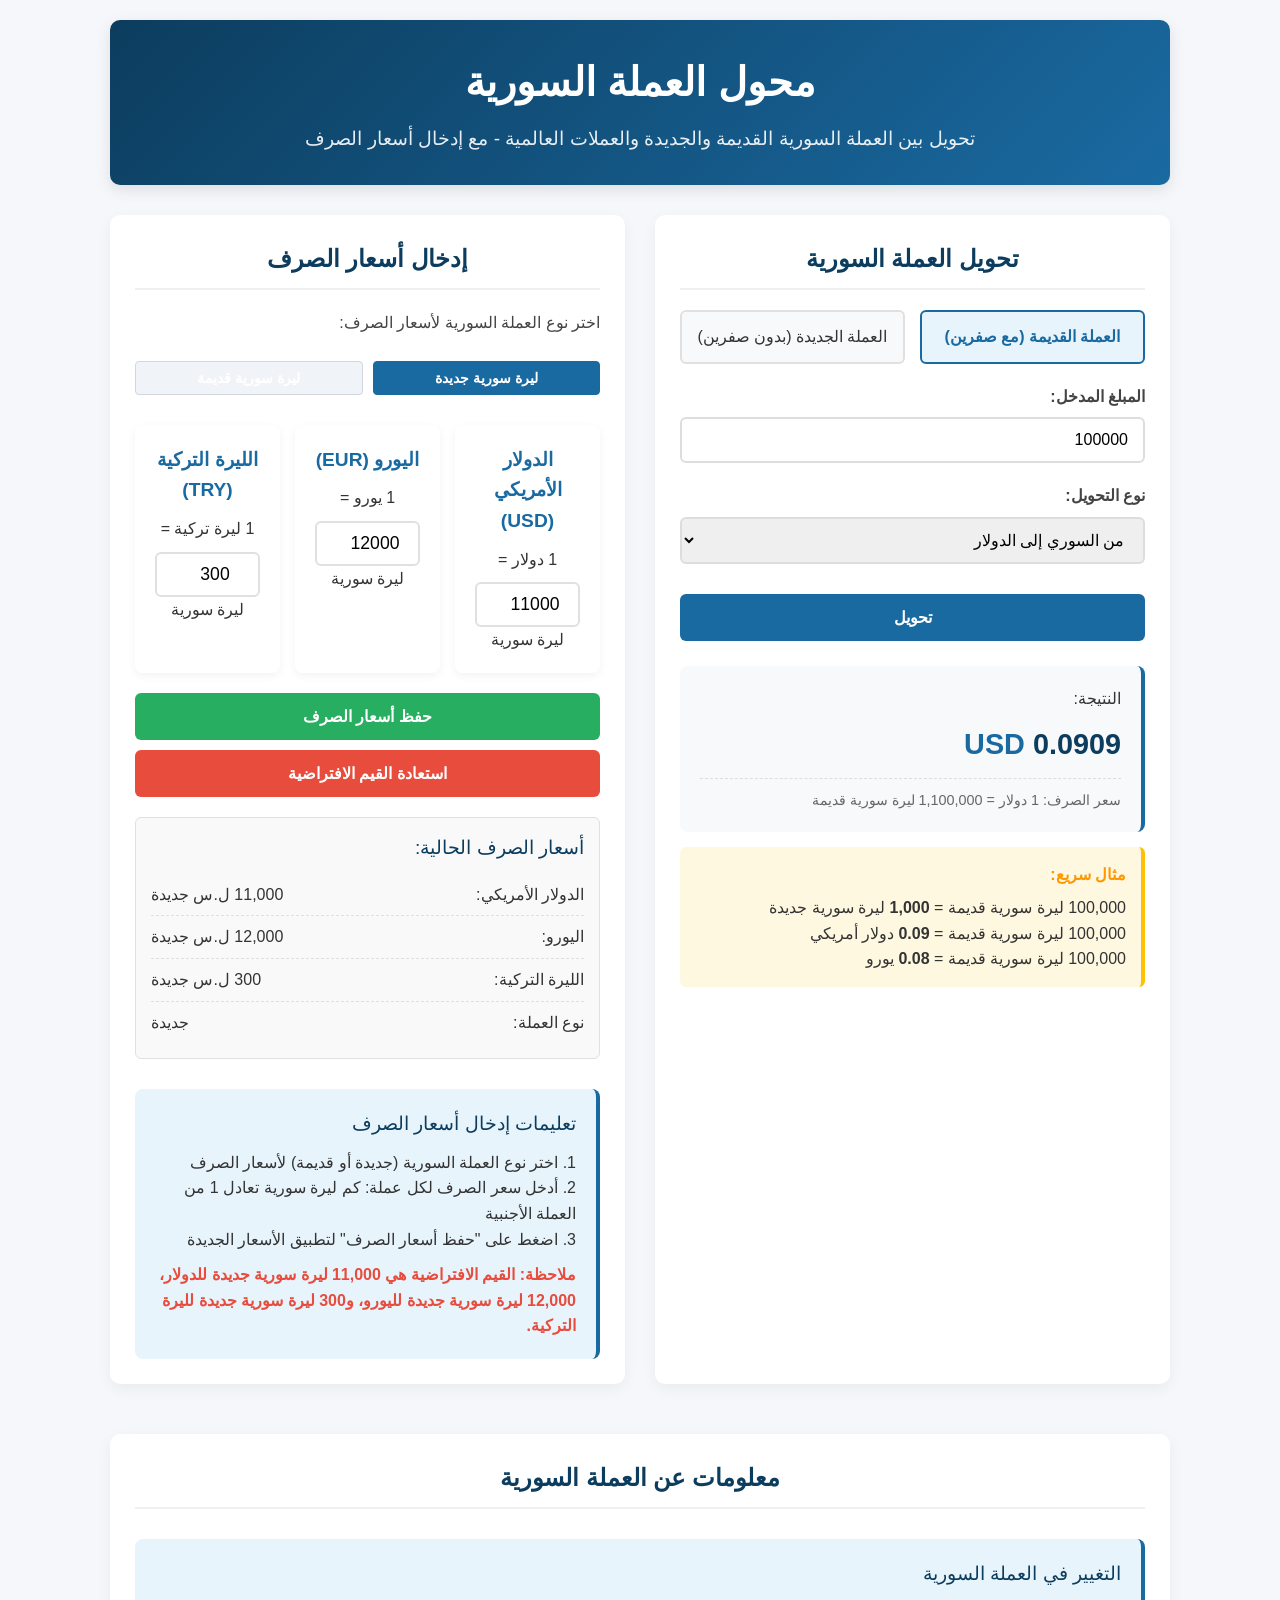
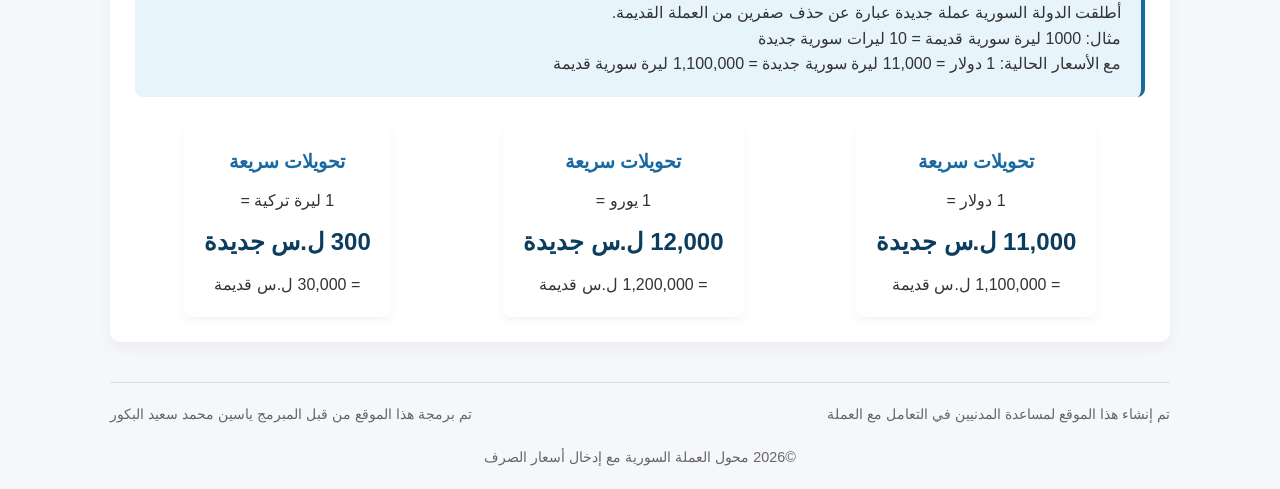
<file: index.html>
<!DOCTYPE html>
<html lang="ar" dir="rtl">

<head>
    <meta charset="UTF-8">
    <meta name="viewport" content="width=device-width, initial-scale=1.0">
    <title>محول العملة السورية - مع إدخال أسعار الصرف</title>
    <link rel="stylesheet" href="css/style.css">
</head>

<body>
    <header>
        <h1>محول العملة السورية</h1>
        <p class="subtitle">تحويل بين العملة السورية القديمة والجديدة والعملات العالمية - مع إدخال أسعار الصرف</p>
    </header>

    <div class="container">
        <div class="converter-card">
            <h2 class="card-title">تحويل العملة السورية</h2>

            <div class="currency-options">
                <div class="currency-option active" id="old-currency">العملة القديمة (مع صفرين)</div>
                <div class="currency-option" id="new-currency">العملة الجديدة (بدون صفرين)</div>
            </div>

            <div class="input-group">
                <label for="amount">المبلغ المدخل:</label>
                <input type="number" id="amount" placeholder="أدخل المبلغ" min="0" step="1" value="100000">
            </div>

            <div class="input-group">
                <label>نوع التحويل:</label>
                <select id="conversion-type">
                    <option value="syp-to-usd">من السوري إلى الدولار</option>
                    <option value="syp-to-eur">من السوري إلى اليورو</option>
                    <option value="syp-to-try">من السوري إلى الليرة التركية</option>
                    <option value="old-to-new">من العملة القديمة إلى الجديدة</option>
                    <option value="new-to-old">من العملة الجديدة إلى القديمة</option>
                </select>
            </div>

            <button id="convert-btn">تحويل</button>

            <div class="result">
                <div>النتيجة:</div>
                <div class="result-value" id="result">0</div>
                <div class="conversion-rate" id="rate-info">سعر الصرف: 1</div>
            </div>

            <div class="example-conversion">
                <div class="example-title">مثال سريع:</div>
                <div>100,000 ليرة سورية قديمة = <strong>1,000</strong> ليرة سورية جديدة</div>
                <div>100,000 ليرة سورية قديمة = <strong id="example-usd">9.09</strong> دولار أمريكي</div>
                <div>100,000 ليرة سورية قديمة = <strong id="example-eur">8.33</strong> يورو</div>
            </div>
        </div>

        <div class="converter-card">
            <h2 class="card-title">إدخال أسعار الصرف</h2>

            <div class="rate-type-selector">
                <div class="rate-type-title">اختر نوع العملة السورية لأسعار الصرف:</div>
                <div class="rate-buttons">
                    <button class="rate-btn active" id="rate-for-new">ليرة سورية جديدة</button>
                    <button class="rate-btn" id="rate-for-old">ليرة سورية قديمة</button>
                </div>
            </div>

            <div class="exchange-rates">
                <div class="rate-card">
                    <div class="rate-currency">الدولار الأمريكي (USD)</div>
                    <div>1 دولار = </div>
                    <input type="number" id="usd-rate-input" class="rate-input" placeholder="أدخل السعر" min="1"
                        step="1" value="11000">
                    <div>ليرة سورية</div>
                </div>

                <div class="rate-card">
                    <div class="rate-currency">اليورو (EUR)</div>
                    <div>1 يورو = </div>
                    <input type="number" id="eur-rate-input" class="rate-input" placeholder="أدخل السعر" min="1"
                        step="1" value="12000">
                    <div>ليرة سورية</div>
                </div>

                <div class="rate-card">
                    <div class="rate-currency">الليرة التركية (TRY)</div>
                    <div>1 ليرة تركية = </div>
                    <input type="number" id="try-rate-input" class="rate-input" placeholder="أدخل السعر" min="1"
                        step="1" value="300">
                    <div>ليرة سورية</div>
                </div>
            </div>

            <button id="save-rates-btn" class="save-rates-btn">حفظ أسعار الصرف</button>
            <button id="reset-rates-btn" class="reset-btn">استعادة القيم الافتراضية</button>
            

            <div class="current-rates-display">
                <div class="info-title">أسعار الصرف الحالية:</div>
                <div class="rate-item">
                    <span>الدولار الأمريكي:</span>
                    <span id="current-usd-rate">11,000 ل.س جديدة</span>
                </div>
                <div class="rate-item">
                    <span>اليورو:</span>
                    <span id="current-eur-rate">12,000 ل.س جديدة</span>
                </div>
                <div class="rate-item">
                    <span>الليرة التركية:</span>
                    <span id="current-try-rate">300 ل.س جديدة</span>
                </div>
                <div class="rate-item">
                    <span>نوع العملة:</span>
                    <span id="current-rate-type">جديدة</span>
                </div>
            </div>

            <div class="info-box">
                <div class="info-title">تعليمات إدخال أسعار الصرف</div>
                <p>1. اختر نوع العملة السورية (جديدة أو قديمة) لأسعار الصرف</p>
                <p>2. أدخل سعر الصرف لكل عملة: كم ليرة سورية تعادل 1 من العملة الأجنبية</p>
                <p>3. اضغط على "حفظ أسعار الصرف" لتطبيق الأسعار الجديدة</p>
                <p class="note">ملاحظة: القيم الافتراضية هي 11,000 ليرة سورية جديدة للدولار، 12,000 ليرة سورية جديدة
                    لليورو، و300 ليرة سورية جديدة لليرة التركية.</p>
            </div>
        </div>
    </div>

    <div class="converter-card">
        <h2 class="card-title">معلومات عن العملة السورية</h2>

        <div class="info-box">
            <div class="info-title">التغيير في العملة السورية</div>
            <p>أطلقت الدولة السورية عملة جديدة عبارة عن حذف صفرين من العملة القديمة.</p>
            <p>مثال: 1000 ليرة سورية قديمة = 10 ليرات سورية جديدة</p>
            <p>مع الأسعار الحالية: 1 دولار = 11,000 ليرة سورية جديدة = 1,100,000 ليرة سورية قديمة</p>
        </div>

        <div class="exchange-rates">
            <div class="rate-card">
                <div class="rate-currency">تحويلات سريعة</div>
                <div>1 دولار =</div>
                <div class="rate-value">11,000 ل.س جديدة</div>
                <div>= 1,100,000 ل.س قديمة</div>
            </div>

            <div class="rate-card">
                <div class="rate-currency">تحويلات سريعة</div>
                <div>1 يورو =</div>
                <div class="rate-value">12,000 ل.س جديدة</div>
                <div>= 1,200,000 ل.س قديمة</div>
            </div>

            <div class="rate-card">
                <div class="rate-currency">تحويلات سريعة</div>
                <div>1 ليرة تركية =</div>
                <div class="rate-value">300 ل.س جديدة</div>
                <div>= 30,000 ل.س قديمة</div>
            </div>
        </div>
    </div>

    <footer>
        <div style="display: flex; justify-content: space-between; margin-bottom: 20px;">

            <p>تم إنشاء هذا الموقع لمساعدة المدنيين في التعامل مع العملة </p>

            <p>تم برمجة هذا الموقع من قبل المبرمج ياسين محمد سعيد البكور </p>

        </div>

        <p>©2026 محول العملة السورية مع إدخال أسعار الصرف</p>

    </footer>

    <script src="script.js"></script>

</body>

</html>
</file>
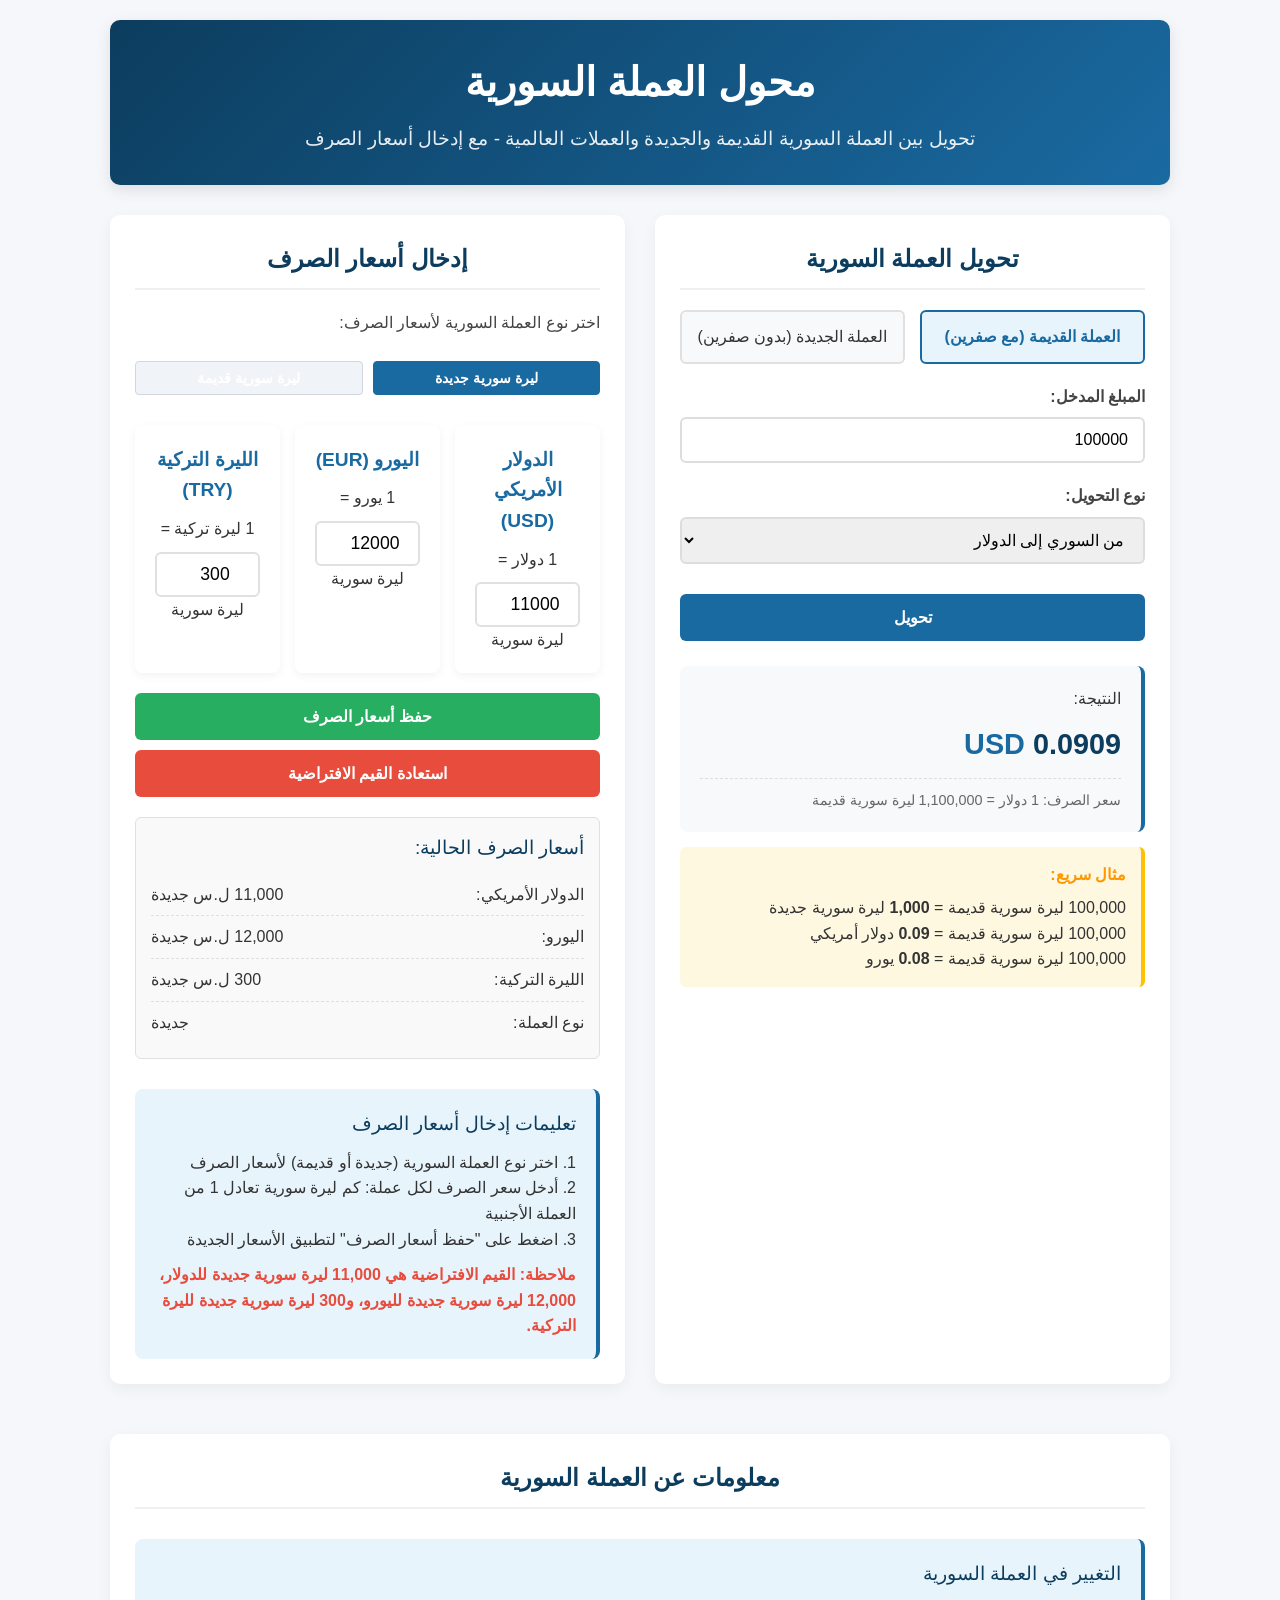
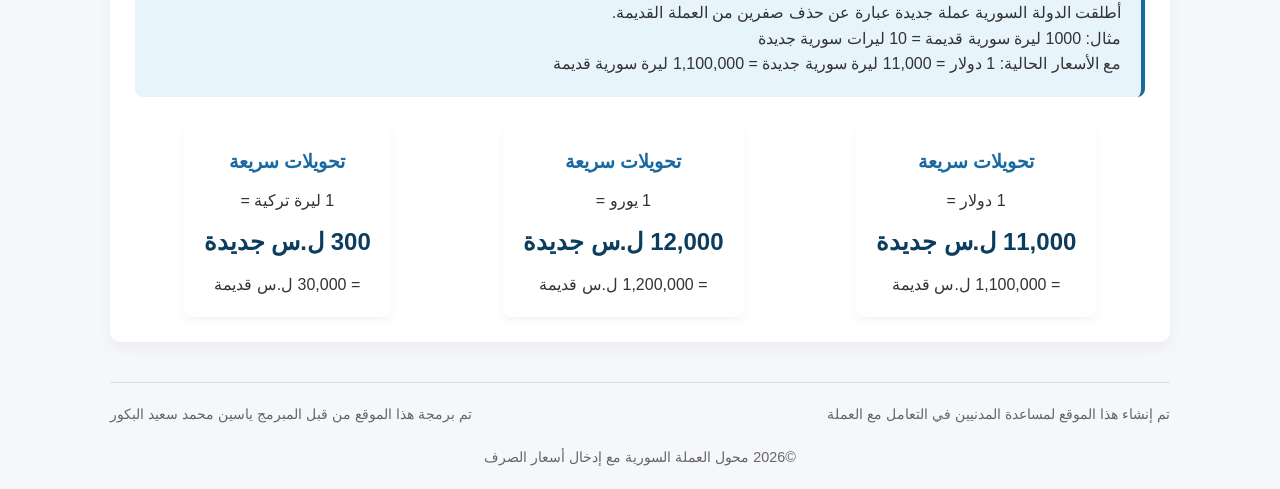
<file: index2.html>
<!DOCTYPE html>
<html lang="ar" dir="rtl">

<head>
    <meta charset="UTF-8">
    <meta name="viewport" content="width=device-width, initial-scale=1.0">
    <title>محول العملة السورية - مع إدخال أسعار الصرف</title>
    <link rel="stylesheet" href="css/style.css">
</head>

<body>
    <header>
        <h1>محول العملة السورية</h1>
        <p class="subtitle">تحويل بين العملة السورية القديمة والجديدة والعملات العالمية - مع إدخال أسعار الصرف</p>
    </header>

    <div class="container">
        <div class="converter-card">
            <h2 class="card-title">تحويل العملة السورية</h2>

            <div class="currency-options">
                <div class="currency-option active" id="old-currency">العملة القديمة (مع صفرين)</div>
                <div class="currency-option" id="new-currency">العملة الجديدة (بدون صفرين)</div>
            </div>

            <div class="input-group">
                <label for="amount">المبلغ المدخل:</label>
                <input type="number" id="amount" placeholder="أدخل المبلغ" min="0" step="1" value="100000">
            </div>

            <div class="input-group">
                <label>نوع التحويل:</label>
                <select id="conversion-type">
                    <option value="syp-to-usd">من السوري إلى الدولار</option>
                    <option value="syp-to-eur">من السوري إلى اليورو</option>
                    <option value="syp-to-try">من السوري إلى الليرة التركية</option>
                    <option value="old-to-new">من العملة القديمة إلى الجديدة</option>
                    <option value="new-to-old">من العملة الجديدة إلى القديمة</option>
                </select>
            </div>

            <button id="convert-btn">تحويل</button>

            <div class="result">
                <div>النتيجة:</div>
                <div class="result-value" id="result">0</div>
                <div class="conversion-rate" id="rate-info">سعر الصرف: 1</div>
            </div>

            <div class="example-conversion">
                <div class="example-title">مثال سريع:</div>
                <div>100,000 ليرة سورية قديمة = <strong>1,000</strong> ليرة سورية جديدة</div>
                <div>100,000 ليرة سورية قديمة = <strong id="example-usd">9.09</strong> دولار أمريكي</div>
                <div>100,000 ليرة سورية قديمة = <strong id="example-eur">8.33</strong> يورو</div>
            </div>
        </div>

        <div class="converter-card">
            <h2 class="card-title">إدخال أسعار الصرف</h2>

            <div class="rate-type-selector">
                <div class="rate-type-title">اختر نوع العملة السورية لأسعار الصرف:</div>
                <div class="rate-buttons">
                    <button class="rate-btn active" id="rate-for-new">ليرة سورية جديدة</button>
                    <button class="rate-btn" id="rate-for-old">ليرة سورية قديمة</button>
                </div>
            </div>

            <div class="exchange-rates">
                <div class="rate-card">
                    <div class="rate-currency">الدولار الأمريكي (USD)</div>
                    <div>1 دولار = </div>
                    <input type="number" id="usd-rate-input" class="rate-input" placeholder="أدخل السعر" min="1"
                        step="1" value="11000">
                    <div>ليرة سورية</div>
                </div>

                <div class="rate-card">
                    <div class="rate-currency">اليورو (EUR)</div>
                    <div>1 يورو = </div>
                    <input type="number" id="eur-rate-input" class="rate-input" placeholder="أدخل السعر" min="1"
                        step="1" value="12000">
                    <div>ليرة سورية</div>
                </div>

                <div class="rate-card">
                    <div class="rate-currency">الليرة التركية (TRY)</div>
                    <div>1 ليرة تركية = </div>
                    <input type="number" id="try-rate-input" class="rate-input" placeholder="أدخل السعر" min="1"
                        step="1" value="300">
                    <div>ليرة سورية</div>
                </div>
            </div>

            <button id="save-rates-btn" class="save-rates-btn">حفظ أسعار الصرف</button>
            <button id="reset-rates-btn" class="reset-btn">استعادة القيم الافتراضية</button>
            

            <div class="current-rates-display">
                <div class="info-title">أسعار الصرف الحالية:</div>
                <div class="rate-item">
                    <span>الدولار الأمريكي:</span>
                    <span id="current-usd-rate">11,000 ل.س جديدة</span>
                </div>
                <div class="rate-item">
                    <span>اليورو:</span>
                    <span id="current-eur-rate">12,000 ل.س جديدة</span>
                </div>
                <div class="rate-item">
                    <span>الليرة التركية:</span>
                    <span id="current-try-rate">300 ل.س جديدة</span>
                </div>
                <div class="rate-item">
                    <span>نوع العملة:</span>
                    <span id="current-rate-type">جديدة</span>
                </div>
            </div>

            <div class="info-box">
                <div class="info-title">تعليمات إدخال أسعار الصرف</div>
                <p>1. اختر نوع العملة السورية (جديدة أو قديمة) لأسعار الصرف</p>
                <p>2. أدخل سعر الصرف لكل عملة: كم ليرة سورية تعادل 1 من العملة الأجنبية</p>
                <p>3. اضغط على "حفظ أسعار الصرف" لتطبيق الأسعار الجديدة</p>
                <p class="note">ملاحظة: القيم الافتراضية هي 11,000 ليرة سورية جديدة للدولار، 12,000 ليرة سورية جديدة
                    لليورو، و300 ليرة سورية جديدة لليرة التركية.</p>
            </div>
        </div>
    </div>

    <div class="converter-card">
        <h2 class="card-title">معلومات عن العملة السورية</h2>

        <div class="info-box">
            <div class="info-title">التغيير في العملة السورية</div>
            <p>أطلقت الدولة السورية عملة جديدة عبارة عن حذف صفرين من العملة القديمة.</p>
            <p>مثال: 1000 ليرة سورية قديمة = 10 ليرات سورية جديدة</p>
            <p>مع الأسعار الحالية: 1 دولار = 11,000 ليرة سورية جديدة = 1,100,000 ليرة سورية قديمة</p>
        </div>

        <div class="exchange-rates">
            <div class="rate-card">
                <div class="rate-currency">تحويلات سريعة</div>
                <div>1 دولار =</div>
                <div class="rate-value">11,000 ل.س جديدة</div>
                <div>= 1,100,000 ل.س قديمة</div>
            </div>

            <div class="rate-card">
                <div class="rate-currency">تحويلات سريعة</div>
                <div>1 يورو =</div>
                <div class="rate-value">12,000 ل.س جديدة</div>
                <div>= 1,200,000 ل.س قديمة</div>
            </div>

            <div class="rate-card">
                <div class="rate-currency">تحويلات سريعة</div>
                <div>1 ليرة تركية =</div>
                <div class="rate-value">300 ل.س جديدة</div>
                <div>= 30,000 ل.س قديمة</div>
            </div>
        </div>
    </div>

    <footer>
        <div style="display: flex; justify-content: space-between; margin-bottom: 20px;">

            <p>تم إنشاء هذا الموقع لمساعدة المدنيين في التعامل مع العملة </p>

            <p>تم برمجة هذا الموقع من قبل المبرمج ياسين محمد سعيد البكور </p>

        </div>

        <p>©2026 محول العملة السورية مع إدخال أسعار الصرف</p>

    </footer>

    <script src="script.js"></script>

</body>

</html>
</file>
<file: css/style.css>
* {
    box-sizing: border-box;
    margin: 0;
    padding: 0;
    font-family: 'Segoe UI', Tahoma, Geneva, Verdana, sans-serif;
}

body {
    background-color: #f5f7fa;
    color: #333;
    line-height: 1.6;
    padding: 20px;
    max-width: 1100px;
    margin: 0 auto;
}

header {
    text-align: center;
    padding: 30px 0;
    background: linear-gradient(135deg, #0c3d5e 0%, #1a6aa2 100%);
    color: white;
    border-radius: 10px;
    margin-bottom: 30px;
    box-shadow: 0 5px 15px rgba(0, 0, 0, 0.1);
}

h1 {
    font-size: 2.5rem;
    margin-bottom: 10px;
}

.subtitle {
    font-size: 1.2rem;
    opacity: 0.9;
}

.container {
    display: grid;
    grid-template-columns: 1fr;
    gap: 30px;
    margin-bottom: 50px;
}

@media (min-width: 992px) {
    .container {
        grid-template-columns: 1fr 1fr;
    }
}

.converter-card {
    background: white;
    border-radius: 10px;
    padding: 25px;
    box-shadow: 0 5px 15px rgba(0, 0, 0, 0.05);
    transition: transform 0.3s ease;
}

.converter-card:hover {
    transform: translateY(-5px);
}

.card-title {
    font-size: 1.5rem;
    color: #0c3d5e;
    margin-bottom: 20px;
    padding-bottom: 10px;
    border-bottom: 2px solid #f0f0f0;
    text-align: center;
}

.input-group {
    margin-bottom: 20px;
}

label {
    display: block;
    margin-bottom: 8px;
    font-weight: 600;
    color: #444;
}

input,
select {
    width: 100%;
    padding: 12px 15px;
    border: 2px solid #ddd;
    border-radius: 6px;
    font-size: 1rem;
    transition: border-color 0.3s;
}

input:focus,
select:focus {
    border-color: #1a6aa2;
    outline: none;
}

.currency-options {
    display: flex;
    gap: 15px;
    margin-bottom: 20px;
}

.currency-option {
    flex: 1;
    text-align: center;
    padding: 12px;
    background: #f8f9fa;
    border-radius: 6px;
    cursor: pointer;
    border: 2px solid #e0e0e0;
    transition: all 0.3s;
}

.currency-option.active {
    background: #e8f4fc;
    border-color: #1a6aa2;
    color: #1a6aa2;
    font-weight: 600;
}

.currency-option:hover {
    background: #e8f4fc;
}

.result {
    margin-top: 25px;
    padding: 20px;
    background: #f8f9fa;
    border-radius: 8px;
    border-right: 4px solid #1a6aa2;
}

.result-value {
    font-size: 1.8rem;
    font-weight: 700;
    color: #0c3d5e;
    margin: 10px 0;
}

.conversion-rate {
    font-size: 0.9rem;
    color: #666;
    margin-top: 10px;
    padding-top: 10px;
    border-top: 1px dashed #ddd;
}

button {
    background: #1a6aa2;
    color: white;
    border: none;
    padding: 14px 25px;
    border-radius: 6px;
    font-size: 1rem;
    font-weight: 600;
    cursor: pointer;
    width: 100%;
    transition: background 0.3s;
    margin-top: 10px;
}

button:hover {
    background: #0c3d5e;
}

.info-box {
    background: #e8f4fc;
    border-radius: 8px;
    padding: 20px;
    margin-top: 30px;
    border-right: 4px solid #1a6aa2;
}

.info-title {
    font-size: 1.2rem;
    color: #0c3d5e;
    margin-bottom: 10px;
}

.exchange-rates {
    display: grid;
    grid-template-columns: repeat(auto-fill, minmax(200px, 1fr));
    gap: 15px;
    margin-top: 30px;
    display: flex;
    justify-content: space-around;
}

.rate-card {
    background: white;
    padding: 20px;
    border-radius: 8px;
    text-align: center;
    box-shadow: 0 3px 10px rgba(0, 0, 0, 0.05);
    transition: 0.3s;
}

.rate-card:hover {
    box-shadow: 0 3px 10px #ccc;
}
.rate-currency {
    font-size: 1.2rem;
    color: #1a6aa2;
    font-weight: 600;
    margin-bottom: 10px;
}

.rate-value {
    font-size: 1.5rem;
    font-weight: 700;
    color: #0c3d5e;
    margin: 10px 0;
}

.rate-input {
    width: 100%;
    padding: 10px;
    text-align: center;
    font-size: 1.1rem;
    border: 2px solid #e0e0e0;
    border-radius: 6px;
    margin-top: 10px;
}

.rate-input:focus {
    border-color: #1a6aa2;
    outline: none;
}

footer {
    text-align: center;
    margin-top: 40px;
    padding-top: 20px;
    border-top: 1px solid #ddd;
    color: #666;
    font-size: 0.9rem;
}

.note {
    color: #e74c3c;
    font-weight: 600;
    margin-top: 10px;
}

.currency-symbol {
    font-weight: bold;
    color: #1a6aa2;
}

.rate-buttons {
    display: flex;
    gap: 10px;
    margin-top: 15px;
}

.rate-btn {
    flex: 1;
    padding: 8px;
    background: #f0f4f8;
    border: 1px solid #d0d7e0;
    border-radius: 4px;
    cursor: pointer;
    transition: all 0.2s;
    font-size: 0.9rem;
}

.rate-btn:hover {
    background: #e0e8f0;
}

.rate-btn.active {
    background: #1a6aa2;
    color: white;
    border-color: #1a6aa2;
}

.rate-type-selector {
    margin-bottom: 20px;
}

.rate-type-title {
    font-size: 1rem;
    color: #444;
    margin-bottom: 10px;
}

.save-rates-btn {
    background: #27ae60;
    margin-top: 20px;
}

.save-rates-btn:hover {
    background: #219653;
}

.current-rates-display {
    background: #f9f9f9;
    padding: 15px;
    border-radius: 6px;
    margin-top: 20px;
    border: 1px solid #e0e0e0;
}

.rate-item {
    display: flex;
    justify-content: space-between;
    padding: 8px 0;
    border-bottom: 1px dashed #e0e0e0;
}

.rate-item:last-child {
    border-bottom: none;
}

.example-conversion {
    background: #fff8e1;
    padding: 15px;
    border-radius: 6px;
    margin-top: 15px;
    border-right: 4px solid #ffc107;
}

.example-title {
    font-weight: 600;
    color: #ff9800;
    margin-bottom: 8px;
}

.reset-btn {
    background: #e74c3c;
    margin-top: 10px;
}

.reset-btn:hover {
    background: #c0392b;
}
</file>
